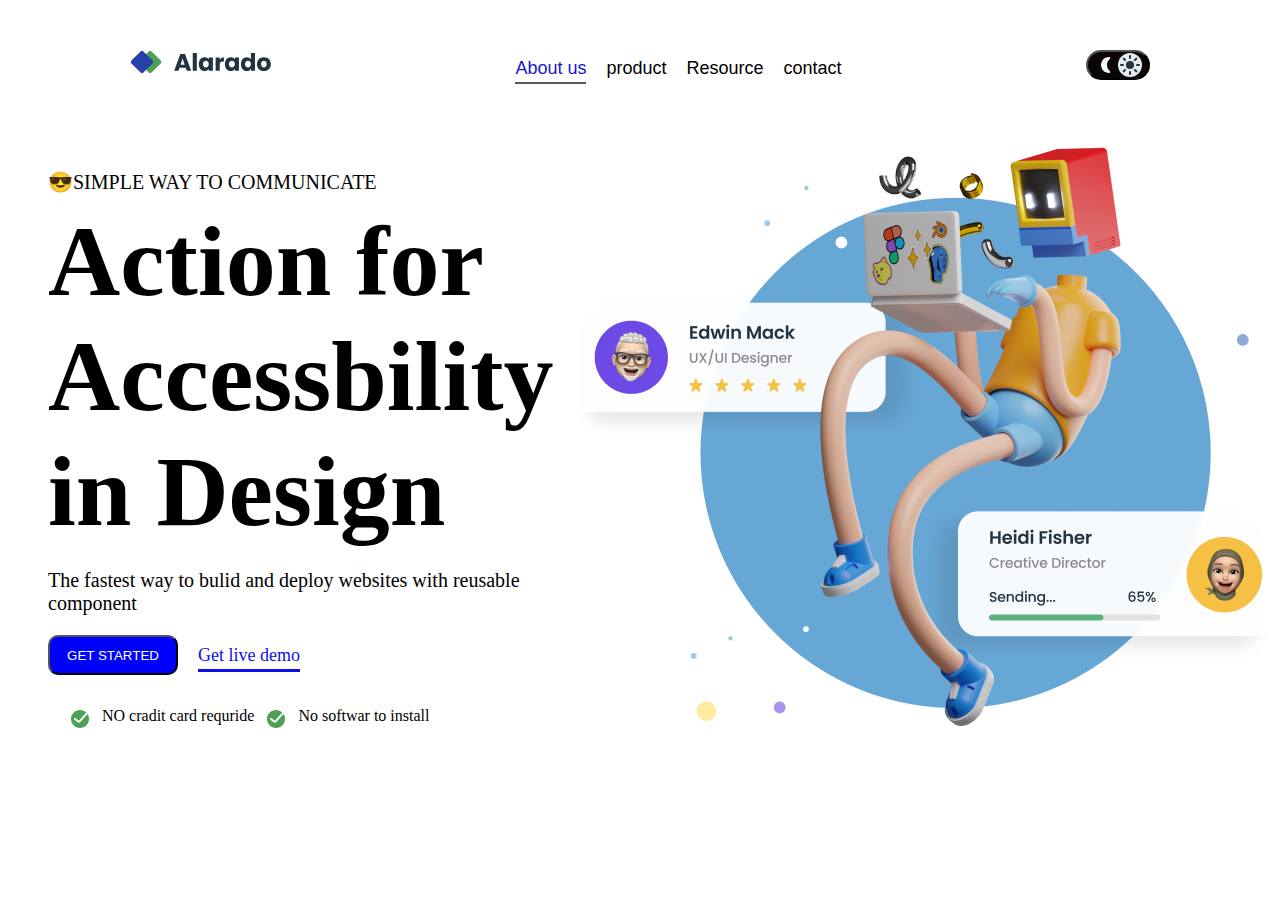
<file: index.html>
<!DOCTYPE html>
<html lang="en">
<head>
    <meta charset="UTF-8">
    <meta name="viewport" content="width=device-width, initial-scale=1.0">
    <title>alaradoo.coo</title>
    <link rel="stylesheet" href="p2.css">
</head>
 <body>
    <DIV class="Nbar"> 
        <DIv class="logo">
            <img src="image/logo-light.svg" alt="logo">
        </DIv>

        <div class="litext">
                <p class="p1">About us</p>
               <p>product</p>
               <p>Resource</p>
               <p>contact</p>
        </div>

        <Div class="limode">
                <button id="nbu"> <img class="moon" src="image/Moon_fill_light.svg"alt="dark mode"><img class="sun" src="image/Sun_fill.svg" alt="light mode"></button>
        </Div>
    </DIV>
    <div>
          
        <div class="mid">
        
          <div class="text1">
                <div class="text2">
                    <P class="p2">😎SIMPLE WAY TO COMMUNICATE</P>
                   <h1>Action for Accessbility in Design</h1>
                   <p class="p3">The fastest way to bulid and deploy websites with reusable component</p>
                </div>
                <div class="A">
                     <a class="AB" href=""><button id="lbu">GET STARTED</button></a>
                     <p class="ABC">Get live demo</p>
                </div>
                <div class="CBOX">
                   <img src="image/Done_ring_round_fill.svg" alt=""> NO cradit card requride
                   <img src="image/Done_ring_round_fill.svg">No softwar to install
               </div>
         </div>
            <img class="image" src="image/hero-image-simple-homepage.png" alt="">
        </div>
    </div>
</body>
</html>
</file>
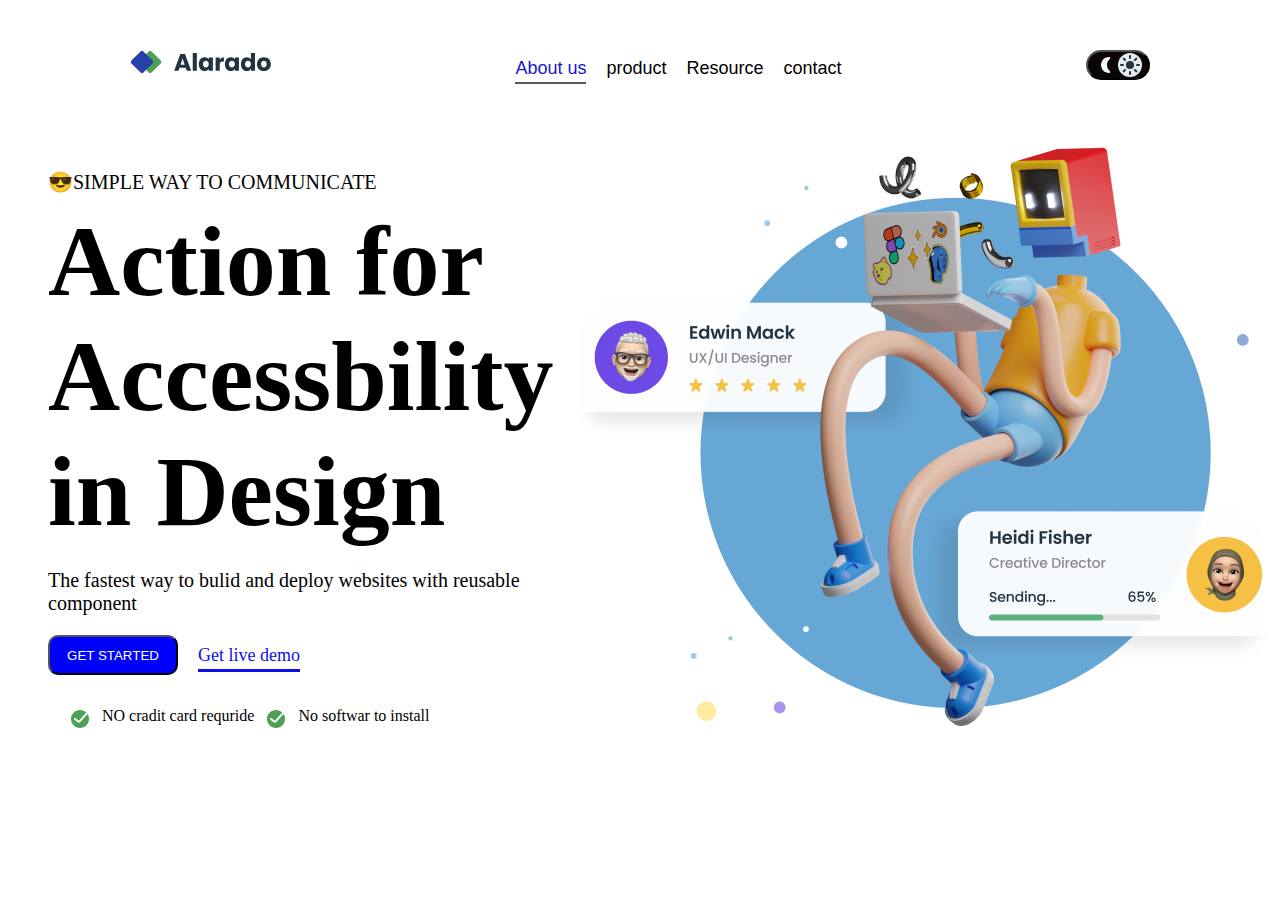
<file: P2.HTML>
<!DOCTYPE html>
<html lang="en">
<head>
    <meta charset="UTF-8">
    <meta name="viewport" content="width=device-width, initial-scale=1.0">
    <title>alaradoo.coo</title>
    <link rel="stylesheet" href="p2.css">
</head>
 <body>
    <DIV class="Nbar"> 
        <DIv class="logo">
            <img src="image/logo-light.svg" alt="logo">
        </DIv>

        <div class="litext">
                <p class="p1">About us</p>
               <p>product</p>
               <p>Resource</p>
               <p>contact</p>
        </div>

        <Div class="limode">
                <button id="nbu"> <img class="moon" src="image/Moon_fill_light.svg"alt="dark mode"><img class="sun" src="image/Sun_fill.svg" alt="light mode"></button>
        </Div>
    </DIV>
    <div>
        <div class="mid">
        
          <div class="text1">
                <div class="text2">
                    <P class="p2">😎SIMPLE WAY TO COMMUNICATE</P>
                   <h1>Action for Accessbility in Design</h1>
                   <p class="p3">The fastest way to bulid and deploy websites with reusable component</p>
                </div>
                <div class="A">
                     <a class="AB" href=""><button id="lbu">GET STARTED</button></a>
                     <p class="ABC">Get live demo</p>
                </div>
                <div class="CBOX">
                   <img src="image/Done_ring_round_fill.svg" alt=""> NO cradit card requride
                   <img src="image/Done_ring_round_fill.svg">No softwar to install
               </div>
         </div>
            <img class="image" src="image/hero-image-simple-homepage.png" alt="">
        </div>
    </div>
</body>
</html>
</file>
<file: p2.css>
.Nbar{
    display: flex;
    justify-content: space-around;
    margin-top: 50px;
}
.litext{
    display: flex;
    gap: 20px;
    color: black;
    font-family:sans-serif;
    font-size: 18px;
    margin-top: -10px;
}
.p1{
    text-decoration:none;
    box-shadow: 0 2px 0 0 rgb(94, 89, 89);
    padding-bottom:3px;
    color:rgb(23, 23, 202)
}
a:active{
    background-color: rgb(144, 144, 194);
}
.mid{
    display: flex;
}
h5{
font-size:20px;
}
.A{
 display:flex;
 gap:20px;
}
#lbu{
color: white;
background-color: blue;
height:40px;
width:130px;
border-radius: 10px;
}
.ABC{
    
    text-decoration:none;
    box-shadow: 0 3px 0 0 currentColor;
    padding-bottom:3px;
    color:rgb(14, 14, 232);
    font-size:18px;
    margin-top: 10px;
}
.CBOX{
    display: flex;
    gap: 10px;
    padding: 20PX;
}
.p2{ 
     font-size: 20px;
     margin-bottom:10px;
     margin-top: 70px;
}
.p3{
    font-size: 20px;
}
h1{
    margin-top: 10px;
    margin-bottom: 0px;
    font-size:100px;
}
#nbu{
    height: 30px;
    width: 64px;
    border-radius: 20px;
    background-color:rgb(12, 5, 5)
}
.sun{
    background-color: hsl(207, 22%, 92%);
    border-radius: 40px;
}
.text1{
    margin-left: 40px;
}

@Media screen and (max-width: 800px) {
    body{
        background-color:rgb(2,208,143);
    }
    .mid{
        flex-direction:column;
    }
}
</file>
